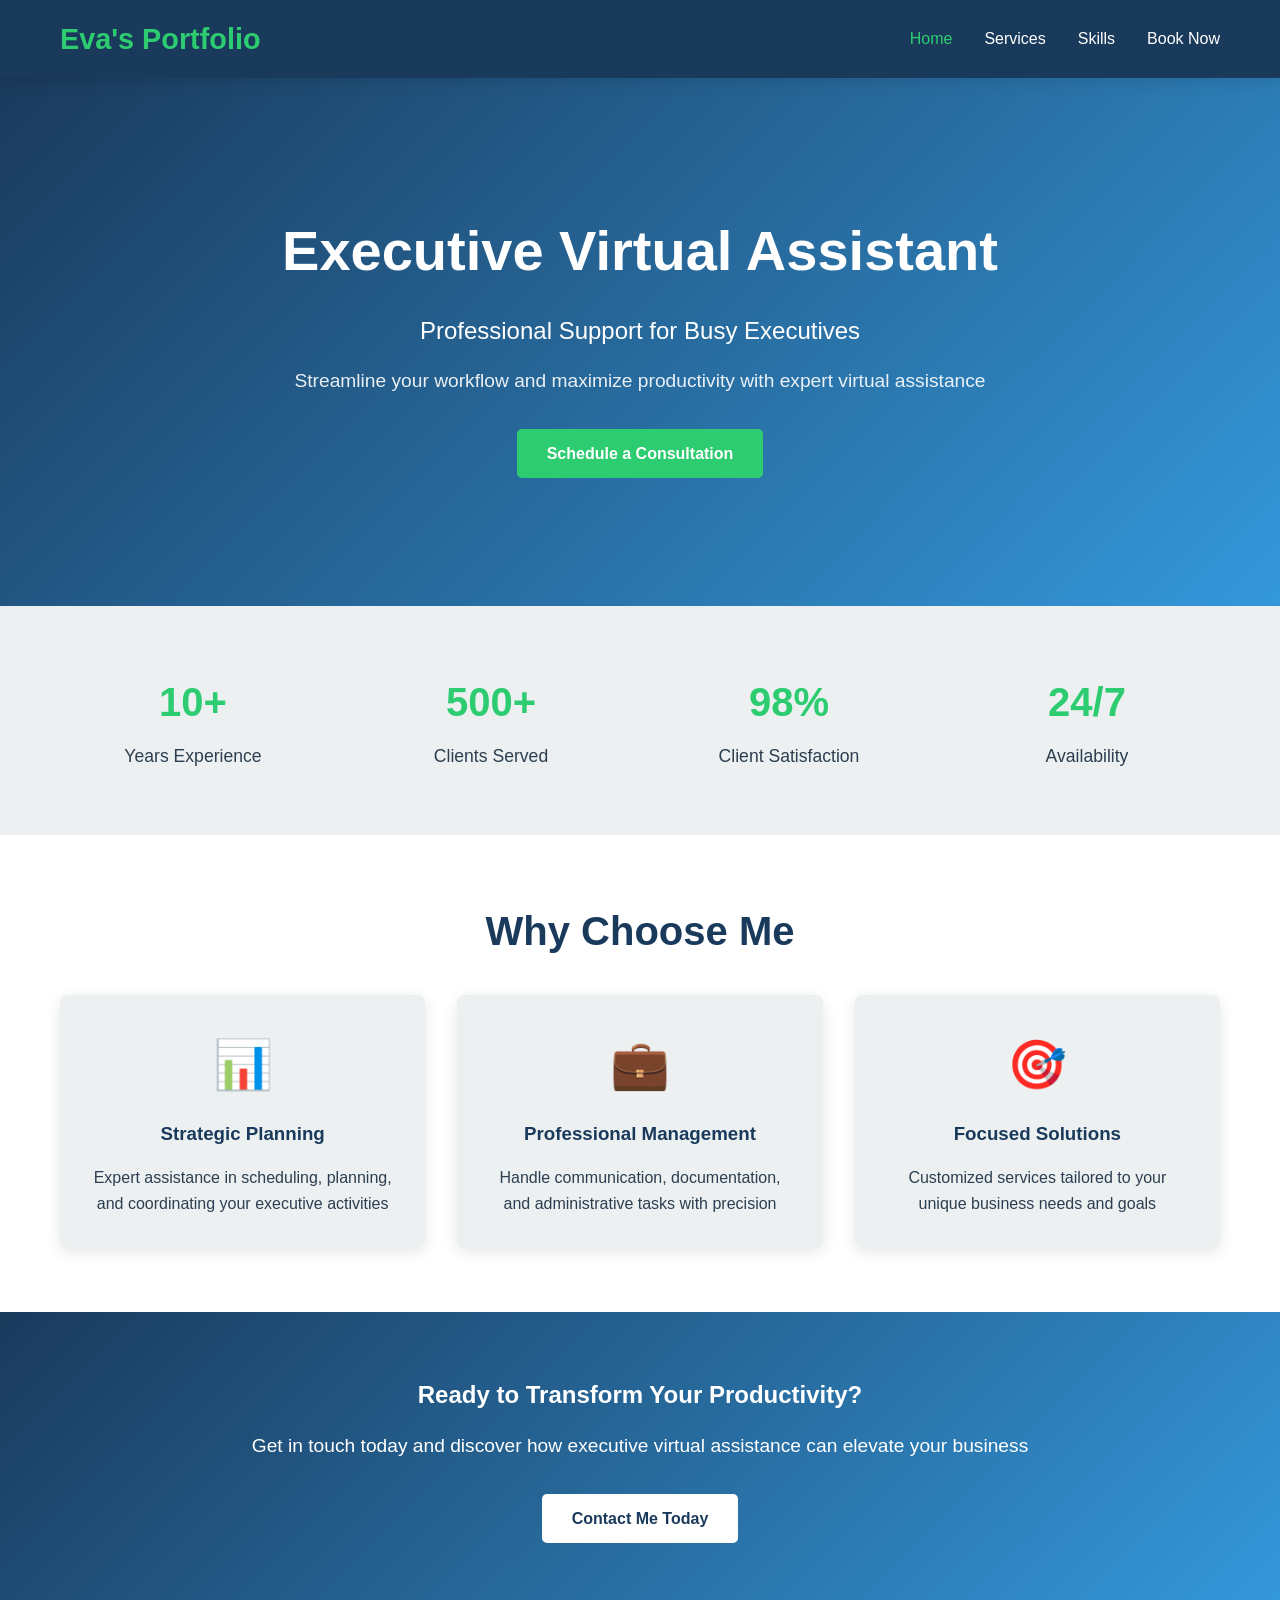
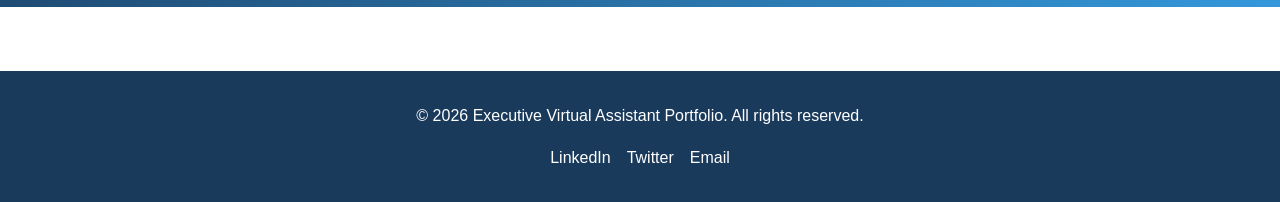
<file: index.html>
<!DOCTYPE html>
<html lang="en">
<head>
    <meta charset="UTF-8">
    <meta name="viewport" content="width=device-width, initial-scale=1.0">
    <title>Executive Virtual Assistant Portfolio</title>
    <link rel="stylesheet" href="style.css">
</head>
<body>
    <!-- Navigation -->
    <nav class="navbar">
        <div class="container">
            <div class="nav-brand">Eva's Portfolio</div>
            <ul class="nav-menu">
                <li><a href="index.html" class="active">Home</a></li>
                <li><a href="services.html">Services</a></li>
                <li><a href="skills.html">Skills</a></li>
                <li><a href="booking.html">Book Now</a></li>
            </ul>
        </div>
    </nav>

    <!-- Hero Section -->
    <section class="hero">
        <div class="container">
            <div class="hero-content">
                <h1>Executive Virtual Assistant</h1>
                <p>Professional Support for Busy Executives</p>
                <p class="hero-subtitle">Streamline your workflow and maximize productivity with expert virtual assistance</p>
                <a href="booking.html" class="btn btn-primary">Schedule a Consultation</a>
            </div>
        </div>
    </section>

    <!-- Quick Stats -->
    <section class="stats">
        <div class="container">
            <div class="stat-card">
                <h3>10+</h3>
                <p>Years Experience</p>
            </div>
            <div class="stat-card">
                <h3>500+</h3>
                <p>Clients Served</p>
            </div>
            <div class="stat-card">
                <h3>98%</h3>
                <p>Client Satisfaction</p>
            </div>
            <div class="stat-card">
                <h3>24/7</h3>
                <p>Availability</p>
            </div>
        </div>
    </section>

    <!-- Highlights Section -->
    <section class="highlights">
        <div class="container">
            <h2>Why Choose Me</h2>
            <div class="highlights-grid">
                <div class="highlight-card">
                    <div class="icon">📊</div>
                    <h3>Strategic Planning</h3>
                    <p>Expert assistance in scheduling, planning, and coordinating your executive activities</p>
                </div>
                <div class="highlight-card">
                    <div class="icon">💼</div>
                    <h3>Professional Management</h3>
                    <p>Handle communication, documentation, and administrative tasks with precision</p>
                </div>
                <div class="highlight-card">
                    <div class="icon">🎯</div>
                    <h3>Focused Solutions</h3>
                    <p>Customized services tailored to your unique business needs and goals</p>
                </div>
            </div>
        </div>
    </section>

    <!-- CTA Section -->
    <section class="cta">
        <div class="container">
            <h2>Ready to Transform Your Productivity?</h2>
            <p>Get in touch today and discover how executive virtual assistance can elevate your business</p>
            <a href="booking.html" class="btn btn-light">Contact Me Today</a>
        </div>
    </section>

    <!-- Footer -->
    <footer class="footer">
        <div class="container">
            <p>&copy; 2026 Executive Virtual Assistant Portfolio. All rights reserved.</p>
            <div class="social-links">
                <a href="#" class="social-link">LinkedIn</a>
                <a href="#" class="social-link">Twitter</a>
                <a href="#" class="social-link">Email</a>
            </div>
        </div>
    </footer>

    <script src="script.js"></script>
</body>
</html>
</file>
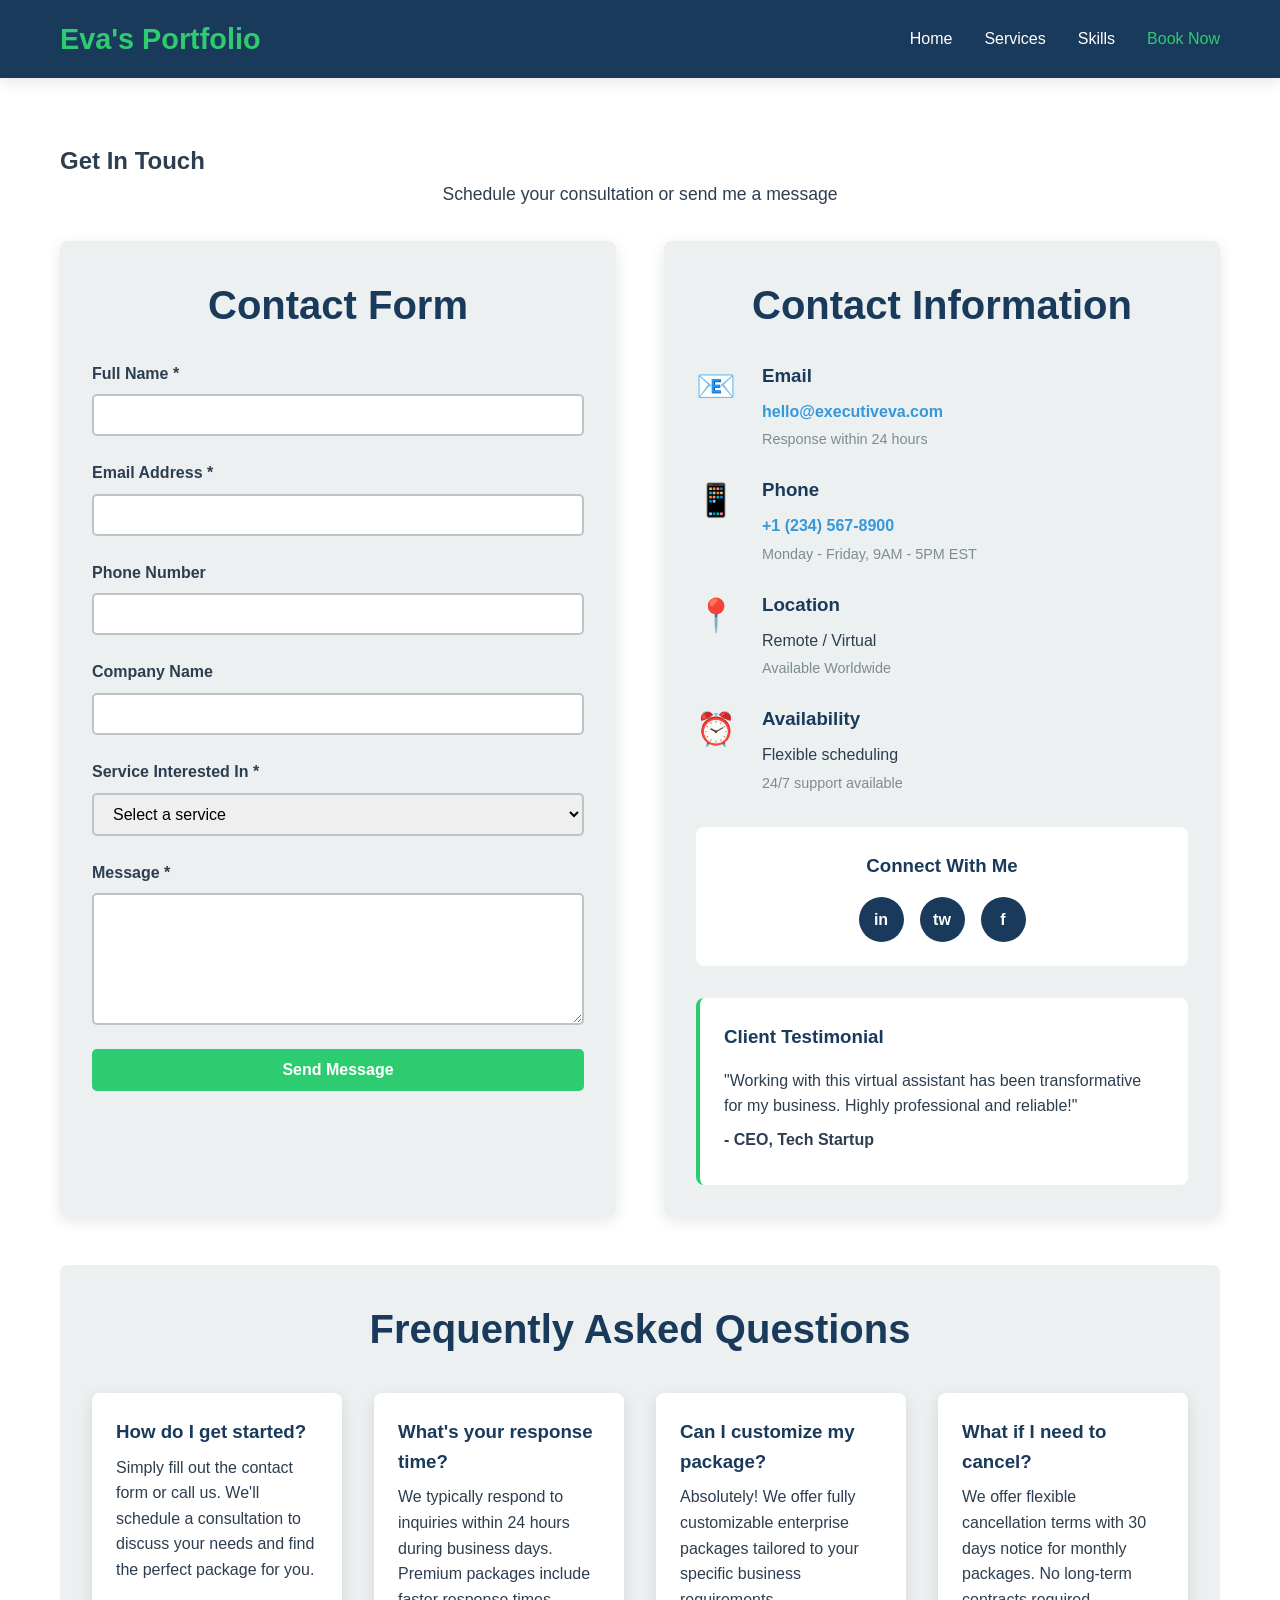
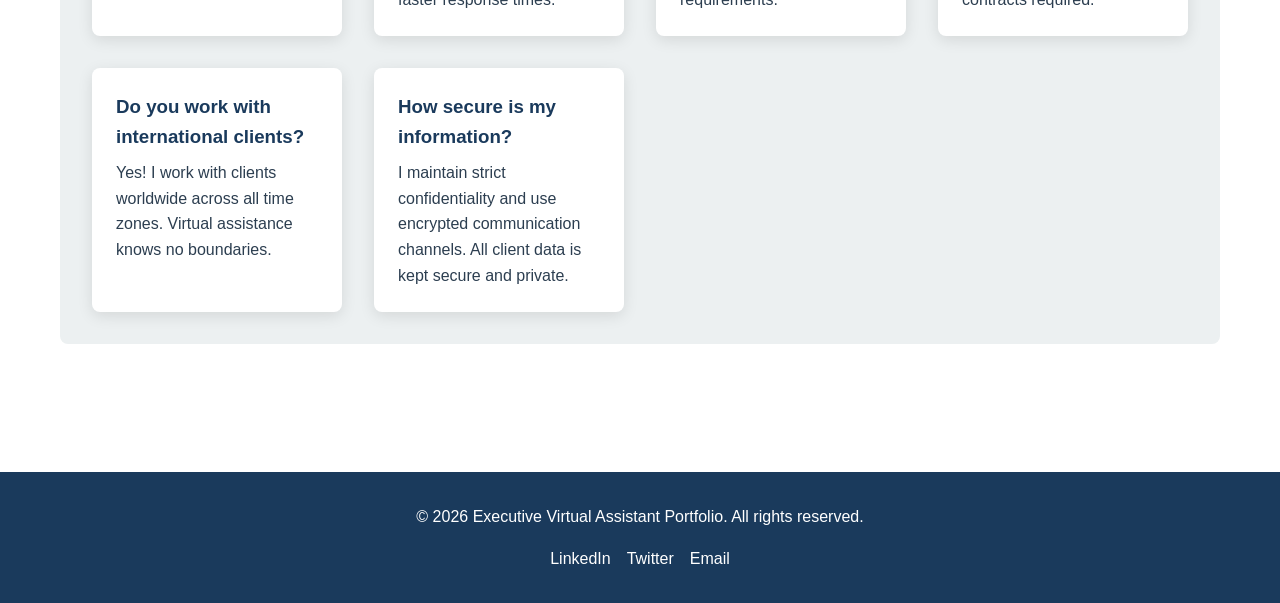
<file: booking.html>
<!DOCTYPE html>
<html lang="en">
<head>
    <meta charset="UTF-8">
    <meta name="viewport" content="width=device-width, initial-scale=1.0">
    <title>Book Now - Executive Virtual Assistant</title>
    <link rel="stylesheet" href="style.css">
</head>
<body>
    <!-- Navigation -->
    <nav class="navbar">
        <div class="container">
            <div class="nav-brand">Eva's Portfolio</div>
            <ul class="nav-menu">
                <li><a href="index.html">Home</a></li>
                <li><a href="services.html">Services</a></li>
                <li><a href="skills.html">Skills</a></li>
                <li><a href="booking.html" class="active">Book Now</a></li>
            </ul>
        </div>
    </nav>

    <!-- Booking Section -->
    <section class="booking-section">
        <div class="container">
            <h1>Get In Touch</h1>
            <p class="section-intro">Schedule your consultation or send me a message</p>

            <div class="booking-grid">
                <!-- Contact Form -->
                <div class="booking-form-wrapper">
                    <h2>Contact Form</h2>
                    <form id="contactForm" class="contact-form">
                        <div class="form-group">
                            <label for="name">Full Name *</label>
                            <input type="text" id="name" name="name" required>
                        </div>

                        <div class="form-group">
                            <label for="email">Email Address *</label>
                            <input type="email" id="email" name="email" required>
                        </div>

                        <div class="form-group">
                            <label for="phone">Phone Number</label>
                            <input type="tel" id="phone" name="phone">
                        </div>

                        <div class="form-group">
                            <label for="company">Company Name</label>
                            <input type="text" id="company" name="company">
                        </div>

                        <div class="form-group">
                            <label for="service">Service Interested In *</label>
                            <select id="service" name="service" required>
                                <option value="">Select a service</option>
                                <option value="starter">Starter Package</option>
                                <option value="professional">Professional Package</option>
                                <option value="enterprise">Enterprise Package</option>
                                <option value="custom">Custom Solution</option>
                            </select>
                        </div>

                        <div class="form-group">
                            <label for="message">Message *</label>
                            <textarea id="message" name="message" rows="6" required></textarea>
                        </div>

                        <button type="submit" class="btn btn-primary">Send Message</button>
                        <div id="formMessage" class="form-message"></div>
                    </form>
                </div>

                <!-- Contact Information -->
                <div class="contact-info-wrapper">
                    <h2>Contact Information</h2>
                    
                    <div class="contact-info">
                        <div class="info-item">
                            <div class="info-icon">📧</div>
                            <div class="info-content">
                                <h3>Email</h3>
                                <p><a href="mailto:hello@executiveva.com">hello@executiveva.com</a></p>
                                <p class="info-detail">Response within 24 hours</p>
                            </div>
                        </div>

                        <div class="info-item">
                            <div class="info-icon">📱</div>
                            <div class="info-content">
                                <h3>Phone</h3>
                                <p><a href="tel:+1234567890">+1 (234) 567-8900</a></p>
                                <p class="info-detail">Monday - Friday, 9AM - 5PM EST</p>
                            </div>
                        </div>

                        <div class="info-item">
                            <div class="info-icon">📍</div>
                            <div class="info-content">
                                <h3>Location</h3>
                                <p>Remote / Virtual</p>
                                <p class="info-detail">Available Worldwide</p>
                            </div>
                        </div>

                        <div class="info-item">
                            <div class="info-icon">⏰</div>
                            <div class="info-content">
                                <h3>Availability</h3>
                                <p>Flexible scheduling</p>
                                <p class="info-detail">24/7 support available</p>
                            </div>
                        </div>
                    </div>

                    <!-- Social Links -->
                    <div class="social-section">
                        <h3>Connect With Me</h3>
                        <div class="social-icons">
                            <a href="#" class="social-icon" title="LinkedIn">in</a>
                            <a href="#" class="social-icon" title="Twitter">tw</a>
                            <a href="#" class="social-icon" title="Facebook">f</a>
                        </div>
                    </div>

                    <!-- Testimonial -->
                    <div class="testimonial-box">
                        <h3>Client Testimonial</h3>
                        <p>"Working with this virtual assistant has been transformative for my business. Highly professional and reliable!"</p>
                        <p class="testimonial-author">- CEO, Tech Startup</p>
                    </div>
                </div>
            </div>

            <!-- Frequently Asked Questions -->
            <section class="faq-section">
                <h2>Frequently Asked Questions</h2>
                <div class="faq-grid">
                    <div class="faq-item">
                        <h3>How do I get started?</h3>
                        <p>Simply fill out the contact form or call us. We'll schedule a consultation to discuss your needs and find the perfect package for you.</p>
                    </div>
                    <div class="faq-item">
                        <h3>What's your response time?</h3>
                        <p>We typically respond to inquiries within 24 hours during business days. Premium packages include faster response times.</p>
                    </div>
                    <div class="faq-item">
                        <h3>Can I customize my package?</h3>
                        <p>Absolutely! We offer fully customizable enterprise packages tailored to your specific business requirements.</p>
                    </div>
                    <div class="faq-item">
                        <h3>What if I need to cancel?</h3>
                        <p>We offer flexible cancellation terms with 30 days notice for monthly packages. No long-term contracts required.</p>
                    </div>
                    <div class="faq-item">
                        <h3>Do you work with international clients?</h3>
                        <p>Yes! I work with clients worldwide across all time zones. Virtual assistance knows no boundaries.</p>
                    </div>
                    <div class="faq-item">
                        <h3>How secure is my information?</h3>
                        <p>I maintain strict confidentiality and use encrypted communication channels. All client data is kept secure and private.</p>
                    </div>
                </div>
            </section>
        </div>
    </section>

    <!-- Footer -->
    <footer class="footer">
        <div class="container">
            <p>&copy; 2026 Executive Virtual Assistant Portfolio. All rights reserved.</p>
            <div class="social-links">
                <a href="#" class="social-link">LinkedIn</a>
                <a href="#" class="social-link">Twitter</a>
                <a href="#" class="social-link">Email</a>
            </div>
        </div>
    </footer>

    <script src="script.js"></script>
</body>
</html>
</file>
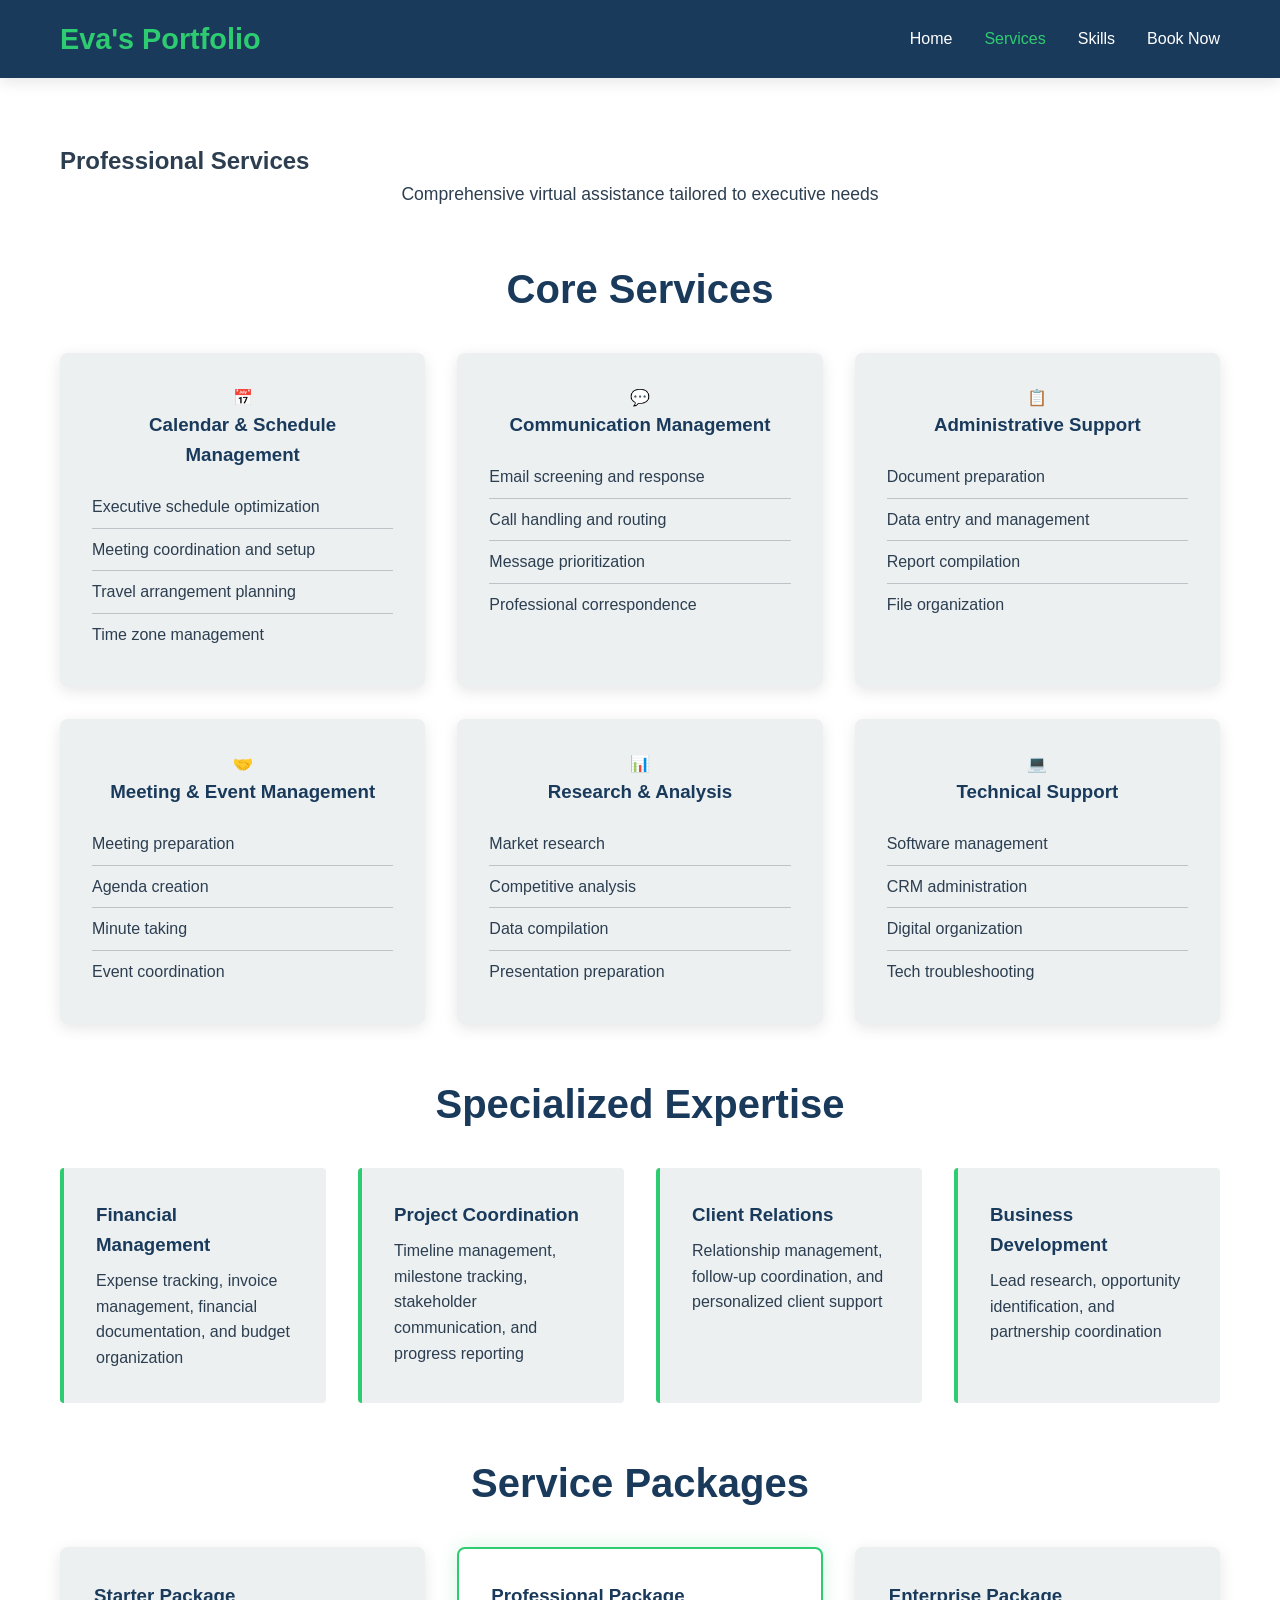
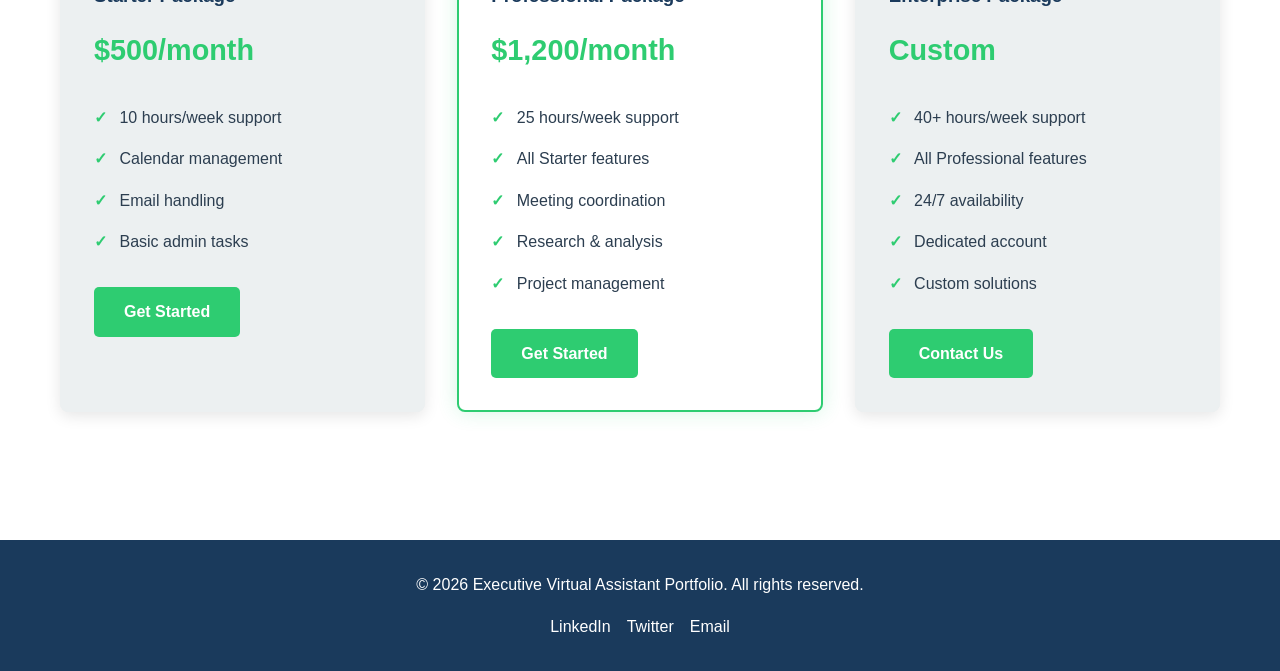
<file: services.html>
<!DOCTYPE html>
<html lang="en">
<head>
    <meta charset="UTF-8">
    <meta name="viewport" content="width=device-width, initial-scale=1.0">
    <title>Services - Executive Virtual Assistant</title>
    <link rel="stylesheet" href="style.css">
</head>
<body>
    <!-- Navigation -->
    <nav class="navbar">
        <div class="container">
            <div class="nav-brand">Eva's Portfolio</div>
            <ul class="nav-menu">
                <li><a href="index.html">Home</a></li>
                <li><a href="services.html" class="active">Services</a></li>
                <li><a href="skills.html">Skills</a></li>
                <li><a href="booking.html">Book Now</a></li>
            </ul>
        </div>
    </nav>

    <!-- Services Section -->
    <section class="services-section">
        <div class="container">
            <h1>Professional Services</h1>
            <p class="section-intro">Comprehensive virtual assistance tailored to executive needs</p>

            <!-- Core Services -->
            <h2 class="subsection-title">Core Services</h2>
            <div class="services-grid">
                <div class="service-card">
                    <div class="service-icon">📅</div>
                    <h3>Calendar & Schedule Management</h3>
                    <ul>
                        <li>Executive schedule optimization</li>
                        <li>Meeting coordination and setup</li>
                        <li>Travel arrangement planning</li>
                        <li>Time zone management</li>
                    </ul>
                </div>

                <div class="service-card">
                    <div class="service-icon">💬</div>
                    <h3>Communication Management</h3>
                    <ul>
                        <li>Email screening and response</li>
                        <li>Call handling and routing</li>
                        <li>Message prioritization</li>
                        <li>Professional correspondence</li>
                    </ul>
                </div>

                <div class="service-card">
                    <div class="service-icon">📋</div>
                    <h3>Administrative Support</h3>
                    <ul>
                        <li>Document preparation</li>
                        <li>Data entry and management</li>
                        <li>Report compilation</li>
                        <li>File organization</li>
                    </ul>
                </div>

                <div class="service-card">
                    <div class="service-icon">🤝</div>
                    <h3>Meeting & Event Management</h3>
                    <ul>
                        <li>Meeting preparation</li>
                        <li>Agenda creation</li>
                        <li>Minute taking</li>
                        <li>Event coordination</li>
                    </ul>
                </div>

                <div class="service-card">
                    <div class="service-icon">📊</div>
                    <h3>Research & Analysis</h3>
                    <ul>
                        <li>Market research</li>
                        <li>Competitive analysis</li>
                        <li>Data compilation</li>
                        <li>Presentation preparation</li>
                    </ul>
                </div>

                <div class="service-card">
                    <div class="service-icon">💻</div>
                    <h3>Technical Support</h3>
                    <ul>
                        <li>Software management</li>
                        <li>CRM administration</li>
                        <li>Digital organization</li>
                        <li>Tech troubleshooting</li>
                    </ul>
                </div>
            </div>

            <!-- Specialized Services -->
            <h2 class="subsection-title">Specialized Expertise</h2>
            <div class="expertise-list">
                <div class="expertise-item">
                    <h3>Financial Management</h3>
                    <p>Expense tracking, invoice management, financial documentation, and budget organization</p>
                </div>
                <div class="expertise-item">
                    <h3>Project Coordination</h3>
                    <p>Timeline management, milestone tracking, stakeholder communication, and progress reporting</p>
                </div>
                <div class="expertise-item">
                    <h3>Client Relations</h3>
                    <p>Relationship management, follow-up coordination, and personalized client support</p>
                </div>
                <div class="expertise-item">
                    <h3>Business Development</h3>
                    <p>Lead research, opportunity identification, and partnership coordination</p>
                </div>
            </div>

            <!-- Service Packages -->
            <h2 class="subsection-title">Service Packages</h2>
            <div class="packages-grid">
                <div class="package-card">
                    <h3>Starter Package</h3>
                    <p class="package-price">$500/month</p>
                    <ul>
                        <li>10 hours/week support</li>
                        <li>Calendar management</li>
                        <li>Email handling</li>
                        <li>Basic admin tasks</li>
                    </ul>
                    <a href="booking.html" class="btn btn-primary">Get Started</a>
                </div>

                <div class="package-card featured">
                    <h3>Professional Package</h3>
                    <p class="package-price">$1,200/month</p>
                    <ul>
                        <li>25 hours/week support</li>
                        <li>All Starter features</li>
                        <li>Meeting coordination</li>
                        <li>Research & analysis</li>
                        <li>Project management</li>
                    </ul>
                    <a href="booking.html" class="btn btn-primary">Get Started</a>
                </div>

                <div class="package-card">
                    <h3>Enterprise Package</h3>
                    <p class="package-price">Custom</p>
                    <ul>
                        <li>40+ hours/week support</li>
                        <li>All Professional features</li>
                        <li>24/7 availability</li>
                        <li>Dedicated account</li>
                        <li>Custom solutions</li>
                    </ul>
                    <a href="booking.html" class="btn btn-primary">Contact Us</a>
                </div>
            </div>
        </div>
    </section>

    <!-- Footer -->
    <footer class="footer">
        <div class="container">
            <p>&copy; 2026 Executive Virtual Assistant Portfolio. All rights reserved.</p>
            <div class="social-links">
                <a href="#" class="social-link">LinkedIn</a>
                <a href="#" class="social-link">Twitter</a>
                <a href="#" class="social-link">Email</a>
            </div>
        </div>
    </footer>

    <script src="script.js"></script>
</body>
</html>
</file>
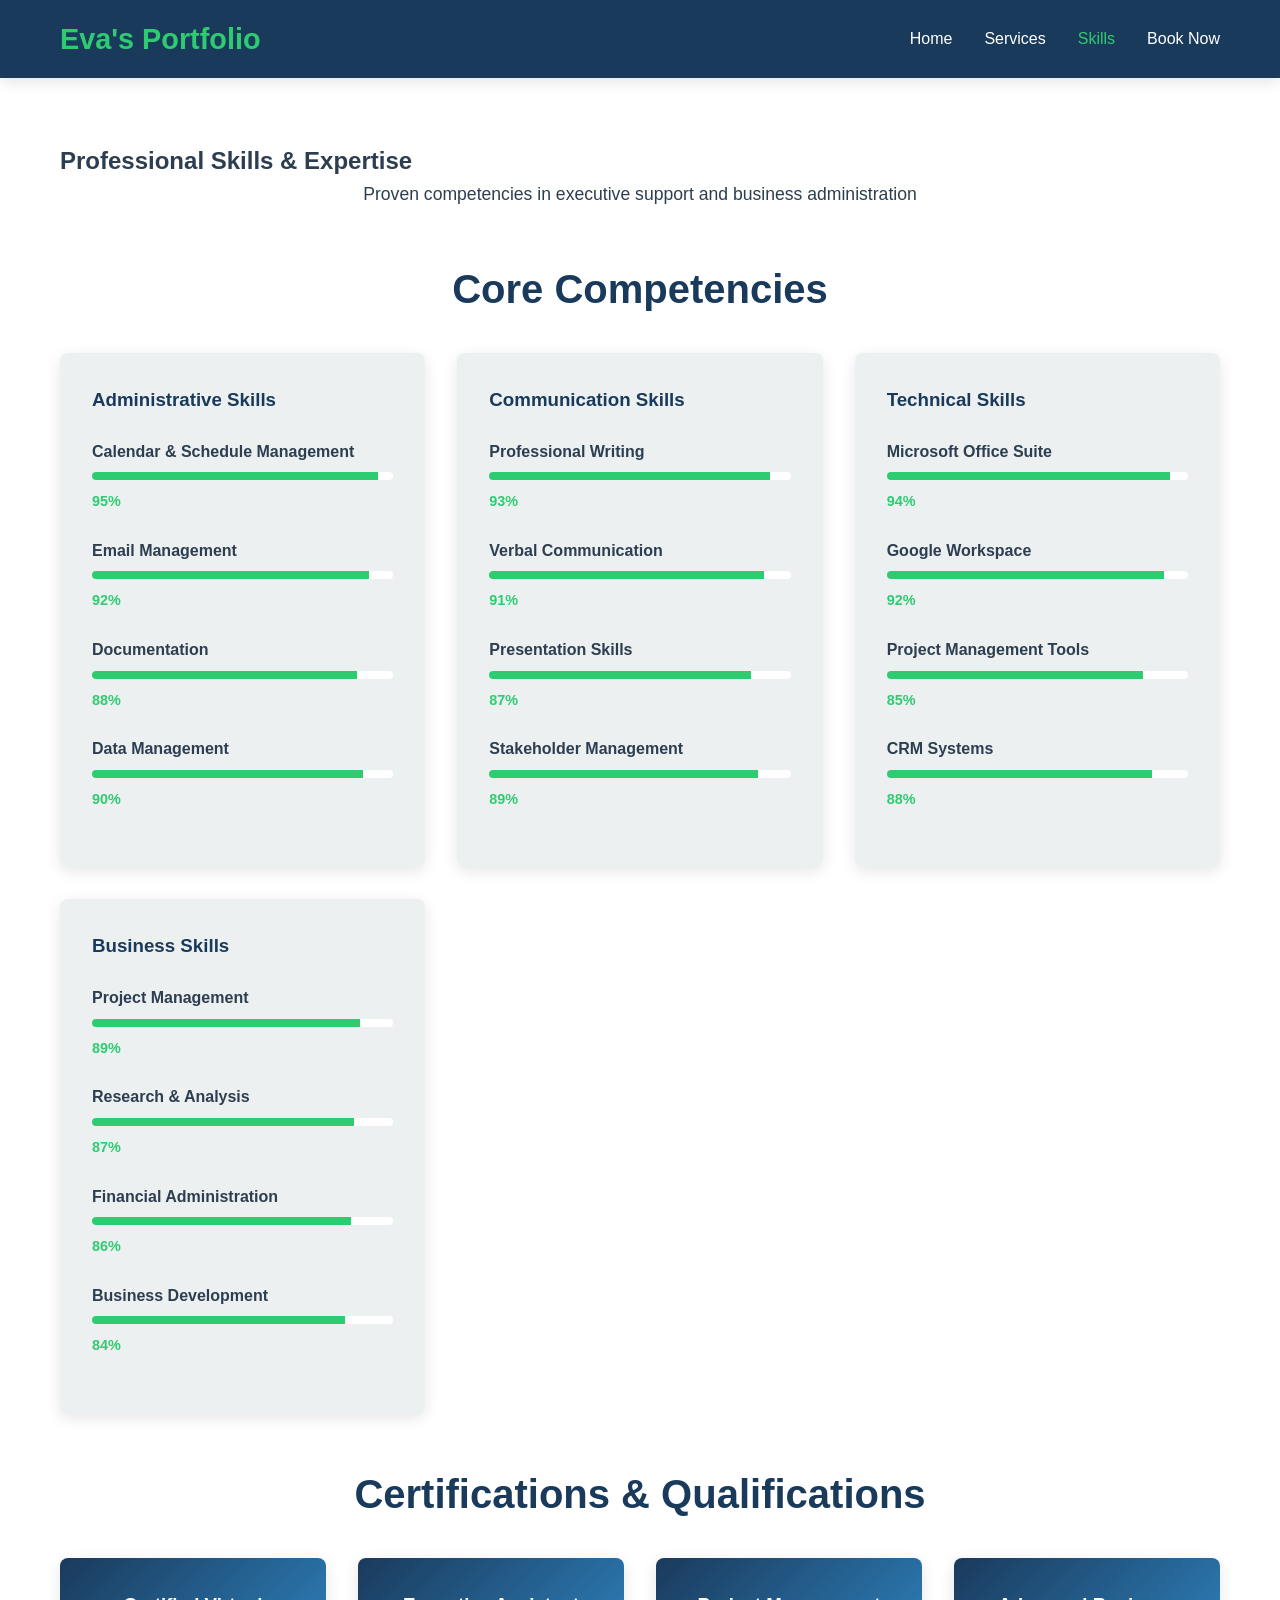
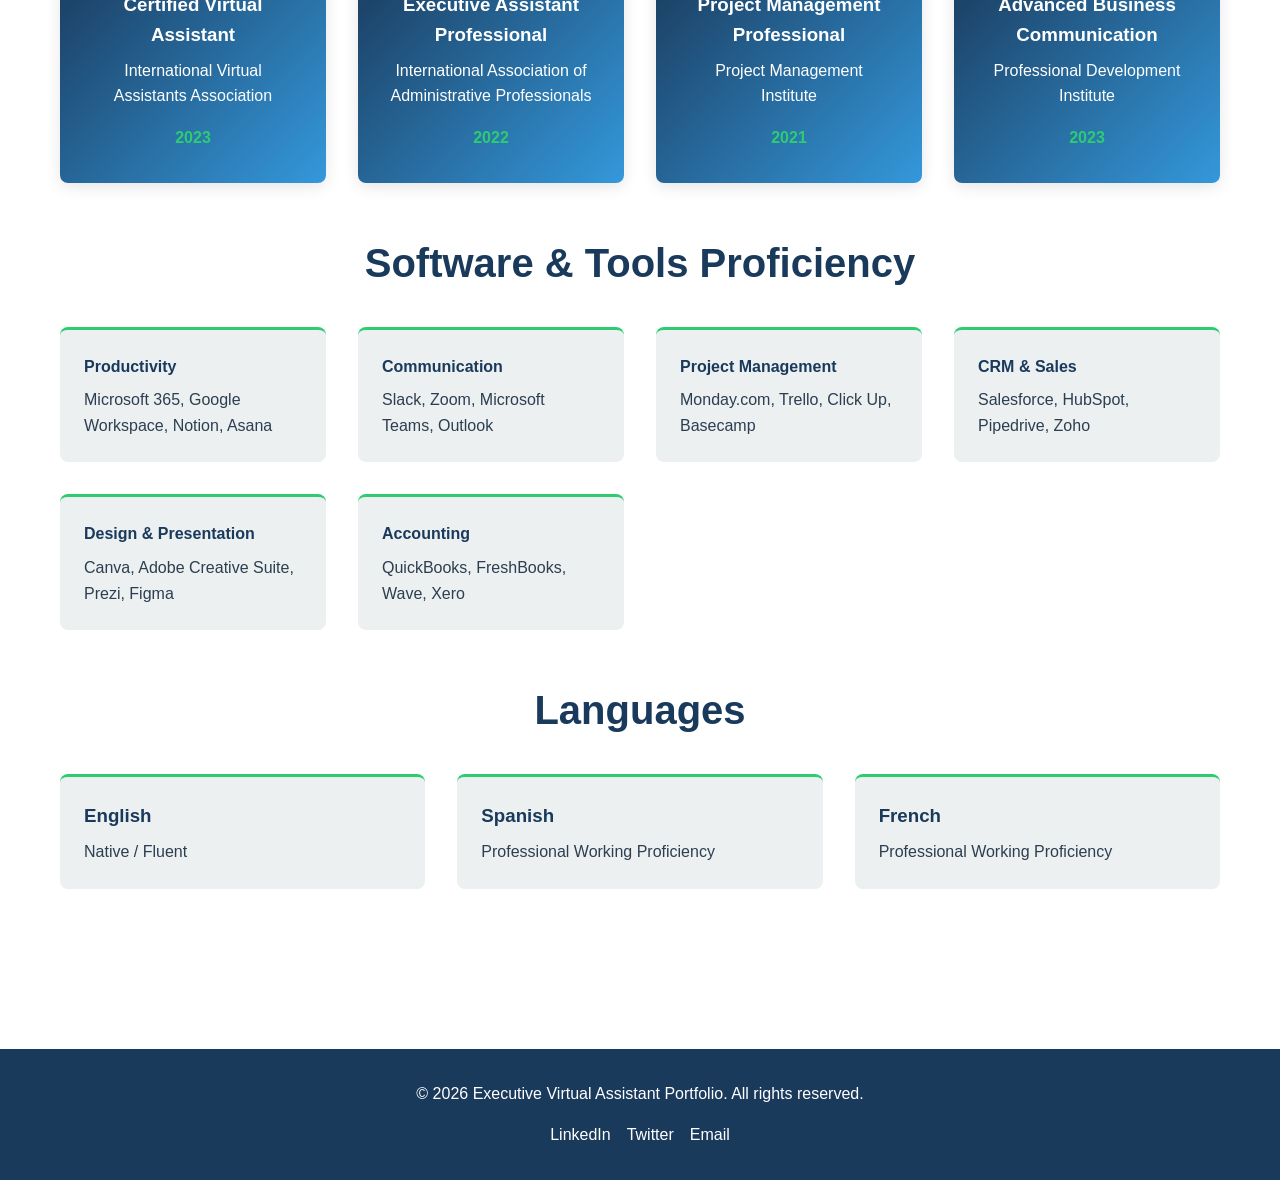
<file: skills.html>
<!DOCTYPE html>
<html lang="en">
<head>
    <meta charset="UTF-8">
    <meta name="viewport" content="width=device-width, initial-scale=1.0">
    <title>Skills - Executive Virtual Assistant</title>
    <link rel="stylesheet" href="style.css">
</head>
<body>
    <!-- Navigation -->
    <nav class="navbar">
        <div class="container">
            <div class="nav-brand">Eva's Portfolio</div>
            <ul class="nav-menu">
                <li><a href="index.html">Home</a></li>
                <li><a href="services.html">Services</a></li>
                <li><a href="skills.html" class="active">Skills</a></li>
                <li><a href="booking.html">Book Now</a></li>
            </ul>
        </div>
    </nav>

    <!-- Skills Section -->
    <section class="skills-section">
        <div class="container">
            <h1>Professional Skills & Expertise</h1>
            <p class="section-intro">Proven competencies in executive support and business administration</p>

            <!-- Core Competencies -->
            <h2 class="subsection-title">Core Competencies</h2>
            <div class="skills-grid">
                <div class="skill-category">
                    <h3>Administrative Skills</h3>
                    <div class="skill-bars">
                        <div class="skill-item">
                            <label>Calendar & Schedule Management</label>
                            <div class="skill-bar">
                                <div class="skill-progress" style="width: 95%"></div>
                            </div>
                            <span class="skill-percent">95%</span>
                        </div>
                        <div class="skill-item">
                            <label>Email Management</label>
                            <div class="skill-bar">
                                <div class="skill-progress" style="width: 92%"></div>
                            </div>
                            <span class="skill-percent">92%</span>
                        </div>
                        <div class="skill-item">
                            <label>Documentation</label>
                            <div class="skill-bar">
                                <div class="skill-progress" style="width: 88%"></div>
                            </div>
                            <span class="skill-percent">88%</span>
                        </div>
                        <div class="skill-item">
                            <label>Data Management</label>
                            <div class="skill-bar">
                                <div class="skill-progress" style="width: 90%"></div>
                            </div>
                            <span class="skill-percent">90%</span>
                        </div>
                    </div>
                </div>

                <div class="skill-category">
                    <h3>Communication Skills</h3>
                    <div class="skill-bars">
                        <div class="skill-item">
                            <label>Professional Writing</label>
                            <div class="skill-bar">
                                <div class="skill-progress" style="width: 93%"></div>
                            </div>
                            <span class="skill-percent">93%</span>
                        </div>
                        <div class="skill-item">
                            <label>Verbal Communication</label>
                            <div class="skill-bar">
                                <div class="skill-progress" style="width: 91%"></div>
                            </div>
                            <span class="skill-percent">91%</span>
                        </div>
                        <div class="skill-item">
                            <label>Presentation Skills</label>
                            <div class="skill-bar">
                                <div class="skill-progress" style="width: 87%"></div>
                            </div>
                            <span class="skill-percent">87%</span>
                        </div>
                        <div class="skill-item">
                            <label>Stakeholder Management</label>
                            <div class="skill-bar">
                                <div class="skill-progress" style="width: 89%"></div>
                            </div>
                            <span class="skill-percent">89%</span>
                        </div>
                    </div>
                </div>

                <div class="skill-category">
                    <h3>Technical Skills</h3>
                    <div class="skill-bars">
                        <div class="skill-item">
                            <label>Microsoft Office Suite</label>
                            <div class="skill-bar">
                                <div class="skill-progress" style="width: 94%"></div>
                            </div>
                            <span class="skill-percent">94%</span>
                        </div>
                        <div class="skill-item">
                            <label>Google Workspace</label>
                            <div class="skill-bar">
                                <div class="skill-progress" style="width: 92%"></div>
                            </div>
                            <span class="skill-percent">92%</span>
                        </div>
                        <div class="skill-item">
                            <label>Project Management Tools</label>
                            <div class="skill-bar">
                                <div class="skill-progress" style="width: 85%"></div>
                            </div>
                            <span class="skill-percent">85%</span>
                        </div>
                        <div class="skill-item">
                            <label>CRM Systems</label>
                            <div class="skill-bar">
                                <div class="skill-progress" style="width: 88%"></div>
                            </div>
                            <span class="skill-percent">88%</span>
                        </div>
                    </div>
                </div>

                <div class="skill-category">
                    <h3>Business Skills</h3>
                    <div class="skill-bars">
                        <div class="skill-item">
                            <label>Project Management</label>
                            <div class="skill-bar">
                                <div class="skill-progress" style="width: 89%"></div>
                            </div>
                            <span class="skill-percent">89%</span>
                        </div>
                        <div class="skill-item">
                            <label>Research & Analysis</label>
                            <div class="skill-bar">
                                <div class="skill-progress" style="width: 87%"></div>
                            </div>
                            <span class="skill-percent">87%</span>
                        </div>
                        <div class="skill-item">
                            <label>Financial Administration</label>
                            <div class="skill-bar">
                                <div class="skill-progress" style="width: 86%"></div>
                            </div>
                            <span class="skill-percent">86%</span>
                        </div>
                        <div class="skill-item">
                            <label>Business Development</label>
                            <div class="skill-bar">
                                <div class="skill-progress" style="width: 84%"></div>
                            </div>
                            <span class="skill-percent">84%</span>
                        </div>
                    </div>
                </div>
            </div>

            <!-- Certifications -->
            <h2 class="subsection-title">Certifications & Qualifications</h2>
            <div class="certifications-grid">
                <div class="cert-card">
                    <h3>Certified Virtual Assistant</h3>
                    <p>International Virtual Assistants Association</p>
                    <p class="cert-date">2023</p>
                </div>
                <div class="cert-card">
                    <h3>Executive Assistant Professional</h3>
                    <p>International Association of Administrative Professionals</p>
                    <p class="cert-date">2022</p>
                </div>
                <div class="cert-card">
                    <h3>Project Management Professional</h3>
                    <p>Project Management Institute</p>
                    <p class="cert-date">2021</p>
                </div>
                <div class="cert-card">
                    <h3>Advanced Business Communication</h3>
                    <p>Professional Development Institute</p>
                    <p class="cert-date">2023</p>
                </div>
            </div>

            <!-- Software Proficiency -->
            <h2 class="subsection-title">Software & Tools Proficiency</h2>
            <div class="software-grid">
                <div class="software-item">
                    <h4>Productivity</h4>
                    <p>Microsoft 365, Google Workspace, Notion, Asana</p>
                </div>
                <div class="software-item">
                    <h4>Communication</h4>
                    <p>Slack, Zoom, Microsoft Teams, Outlook</p>
                </div>
                <div class="software-item">
                    <h4>Project Management</h4>
                    <p>Monday.com, Trello, Click Up, Basecamp</p>
                </div>
                <div class="software-item">
                    <h4>CRM & Sales</h4>
                    <p>Salesforce, HubSpot, Pipedrive, Zoho</p>
                </div>
                <div class="software-item">
                    <h4>Design & Presentation</h4>
                    <p>Canva, Adobe Creative Suite, Prezi, Figma</p>
                </div>
                <div class="software-item">
                    <h4>Accounting</h4>
                    <p>QuickBooks, FreshBooks, Wave, Xero</p>
                </div>
            </div>

            <!-- Languages -->
            <h2 class="subsection-title">Languages</h2>
            <div class="languages-grid">
                <div class="language-item">
                    <h3>English</h3>
                    <p>Native / Fluent</p>
                </div>
                <div class="language-item">
                    <h3>Spanish</h3>
                    <p>Professional Working Proficiency</p>
                </div>
                <div class="language-item">
                    <h3>French</h3>
                    <p>Professional Working Proficiency</p>
                </div>
            </div>
        </div>
    </section>

    <!-- Footer -->
    <footer class="footer">
        <div class="container">
            <p>&copy; 2026 Executive Virtual Assistant Portfolio. All rights reserved.</p>
            <div class="social-links">
                <a href="#" class="social-link">LinkedIn</a>
                <a href="#" class="social-link">Twitter</a>
                <a href="#" class="social-link">Email</a>
            </div>
        </div>
    </footer>

    <script src="script.js"></script>
</body>
</html>
</file>
<file: style.css>
* {
    margin: 0;
    padding: 0;
    box-sizing: border-box;
}

:root {
    --primary-color: #1a3a5c;
    --secondary-color: #2ecc71;
    --accent-color: #3498db;
    --text-color: #2c3e50;
    --light-bg: #ecf0f1;
    --white: #ffffff;
    --border-color: #bdc3c7;
    --shadow: 0 4px 15px rgba(0, 0, 0, 0.1);
    --shadow-hover: 0 8px 25px rgba(0, 0, 0, 0.15);
}

html {
    scroll-behavior: smooth;
}

body {
    font-family: 'Segoe UI', Tahoma, Geneva, Verdana, sans-serif;
    line-height: 1.6;
    color: var(--text-color);
    background-color: var(--white);
}

.container {
    max-width: 1200px;
    margin: 0 auto;
    padding: 0 20px;
}

/* Navigation */
.navbar {
    background-color: var(--primary-color);
    color: var(--white);
    padding: 1rem 0;
    position: sticky;
    top: 0;
    z-index: 100;
    box-shadow: var(--shadow);
}

.navbar .container {
    display: flex;
    justify-content: space-between;
    align-items: center;
}

.nav-brand {
    font-size: 1.8rem;
    font-weight: bold;
    color: var(--secondary-color);
}

.nav-menu {
    display: flex;
    list-style: none;
    gap: 2rem;
}

.nav-menu a {
    color: var(--white);
    text-decoration: none;
    transition: color 0.3s ease;
    font-weight: 500;
}

.nav-menu a:hover,
.nav-menu a.active {
    color: var(--secondary-color);
}

/* Hero Section */
.hero {
    background: linear-gradient(135deg, var(--primary-color), var(--accent-color));
    color: var(--white);
    padding: 8rem 0;
    text-align: center;
}

.hero-content h1 {
    font-size: 3.5rem;
    margin-bottom: 1rem;
    font-weight: bold;
}

.hero-content > p:first-of-type {
    font-size: 1.5rem;
    margin-bottom: 1rem;
}

.hero-subtitle {
    font-size: 1.2rem;
    margin-bottom: 2rem;
    opacity: 0.9;
}

/* Buttons */
.btn {
    display: inline-block;
    padding: 12px 30px;
    border: none;
    border-radius: 5px;
    font-size: 1rem;
    cursor: pointer;
    text-decoration: none;
    transition: all 0.3s ease;
    font-weight: 600;
}

.btn-primary {
    background-color: var(--secondary-color);
    color: var(--white);
}

.btn-primary:hover {
    background-color: #27ae60;
    transform: translateY(-2px);
    box-shadow: var(--shadow-hover);
}

.btn-light {
    background-color: var(--white);
    color: var(--primary-color);
}

.btn-light:hover {
    background-color: var(--light-bg);
    transform: translateY(-2px);
}

/* Stats Section */
.stats {
    background-color: var(--light-bg);
    padding: 4rem 0;
}

.stats .container {
    display: grid;
    grid-template-columns: repeat(auto-fit, minmax(200px, 1fr));
    gap: 2rem;
    text-align: center;
}

.stat-card h3 {
    font-size: 2.5rem;
    color: var(--secondary-color);
    margin-bottom: 0.5rem;
}

.stat-card p {
    font-size: 1.1rem;
    color: var(--text-color);
}

/* Highlights Section */
.highlights {
    padding: 4rem 0;
    background-color: var(--white);
}

.highlights h2,
.services-section h2,
.skills-section h2,
.booking-section h2,
.subsection-title {
    font-size: 2.5rem;
    text-align: center;
    margin-bottom: 1rem;
    color: var(--primary-color);
}

.section-intro {
    text-align: center;
    font-size: 1.1rem;
    color: var(--text-color);
    margin-bottom: 2rem;
}

.highlights-grid,
.services-grid {
    display: grid;
    grid-template-columns: repeat(auto-fit, minmax(300px, 1fr));
    gap: 2rem;
    margin-top: 2rem;
}

.highlight-card,
.service-card {
    background-color: var(--light-bg);
    padding: 2rem;
    border-radius: 8px;
    box-shadow: var(--shadow);
    transition: all 0.3s ease;
    text-align: center;
}

.highlight-card:hover,
.service-card:hover {
    transform: translateY(-5px);
    box-shadow: var(--shadow-hover);
}

.highlight-card .icon {
    font-size: 3rem;
    margin-bottom: 1rem;
}

.highlight-card h3,
.service-card h3 {
    color: var(--primary-color);
    margin-bottom: 1rem;
}

.service-card ul {
    list-style: none;
    text-align: left;
    margin-top: 1rem;
}

.service-card ul li {
    padding: 0.5rem 0;
    border-bottom: 1px solid var(--border-color);
}

.service-card ul li:last-child {
    border-bottom: none;
}

/* CTA Section */
.cta {
    background: linear-gradient(135deg, var(--primary-color), var(--accent-color));
    color: var(--white);
    padding: 4rem 0;
    text-align: center;
}

.cta h2 {
    color: var(--white);
    margin-bottom: 1rem;
}

.cta p {
    font-size: 1.2rem;
    margin-bottom: 2rem;
}

/* Footer */
.footer {
    background-color: var(--primary-color);
    color: var(--white);
    padding: 2rem 0;
    text-align: center;
    margin-top: 4rem;
}

.social-links {
    margin-top: 1rem;
    display: flex;
    justify-content: center;
    gap: 1rem;
}

.social-link,
.social-icon {
    color: var(--white);
    text-decoration: none;
    transition: color 0.3s ease;
}

.social-link:hover,
.social-icon:hover {
    color: var(--secondary-color);
}

/* Services Page */
.services-section,
.skills-section,
.booking-section {
    padding: 4rem 0;
}

.subsection-title {
    margin-top: 3rem;
    margin-bottom: 2rem;
}

.expertise-list {
    display: grid;
    grid-template-columns: repeat(auto-fit, minmax(250px, 1fr));
    gap: 2rem;
    margin: 2rem 0;
}

.expertise-item {
    background-color: var(--light-bg);
    padding: 2rem;
    border-left: 4px solid var(--secondary-color);
    border-radius: 4px;
}

.expertise-item h3 {
    color: var(--primary-color);
    margin-bottom: 0.5rem;
}

/* Package Cards */
.packages-grid {
    display: grid;
    grid-template-columns: repeat(auto-fit, minmax(280px, 1fr));
    gap: 2rem;
    margin-top: 2rem;
}

.package-card {
    background-color: var(--light-bg);
    padding: 2rem;
    border-radius: 8px;
    box-shadow: var(--shadow);
    transition: all 0.3s ease;
    border: 2px solid transparent;
}

.package-card:hover {
    transform: translateY(-5px);
    box-shadow: var(--shadow-hover);
}

.package-card.featured {
    border-color: var(--secondary-color);
    background-color: var(--white);
    box-shadow: 0 0 20px rgba(46, 204, 113, 0.2);
}

.package-card h3 {
    color: var(--primary-color);
    margin-bottom: 1rem;
}

.package-price {
    font-size: 1.8rem;
    color: var(--secondary-color);
    font-weight: bold;
    margin-bottom: 1rem;
}

.package-card ul {
    list-style: none;
    margin: 1.5rem 0;
}

.package-card ul li {
    padding: 0.5rem 0;
}

.package-card ul li:before {
    content: "✓ ";
    color: var(--secondary-color);
    font-weight: bold;
    margin-right: 0.5rem;
}

/* Skills Page */
.skills-grid {
    display: grid;
    grid-template-columns: repeat(auto-fit, minmax(300px, 1fr));
    gap: 2rem;
    margin: 2rem 0;
}

.skill-category {
    background-color: var(--light-bg);
    padding: 2rem;
    border-radius: 8px;
    box-shadow: var(--shadow);
}

.skill-category h3 {
    color: var(--primary-color);
    margin-bottom: 1.5rem;
}

.skill-item {
    margin-bottom: 1.5rem;
}

.skill-item label {
    display: block;
    margin-bottom: 0.5rem;
    font-weight: 600;
    color: var(--text-color);
}

.skill-bar {
    background-color: var(--white);
    border-radius: 10px;
    height: 8px;
    overflow: hidden;
    margin-bottom: 0.5rem;
}

.skill-progress {
    background-color: var(--secondary-color);
    height: 100%;
    transition: width 0.3s ease;
}

.skill-percent {
    font-size: 0.9rem;
    color: var(--secondary-color);
    font-weight: 600;
}

/* Certifications */
.certifications-grid {
    display: grid;
    grid-template-columns: repeat(auto-fit, minmax(250px, 1fr));
    gap: 2rem;
    margin: 2rem 0;
}

.cert-card {
    background: linear-gradient(135deg, var(--primary-color), var(--accent-color));
    color: var(--white);
    padding: 2rem;
    border-radius: 8px;
    text-align: center;
    box-shadow: var(--shadow);
    transition: all 0.3s ease;
}

.cert-card:hover {
    transform: translateY(-5px);
    box-shadow: var(--shadow-hover);
}

.cert-card h3 {
    color: var(--white);
    margin-bottom: 0.5rem;
}

.cert-date {
    color: var(--secondary-color);
    font-weight: bold;
    margin-top: 1rem;
}

/* Software & Languages */
.software-grid,
.languages-grid {
    display: grid;
    grid-template-columns: repeat(auto-fit, minmax(250px, 1fr));
    gap: 2rem;
    margin: 2rem 0;
}

.software-item,
.language-item {
    background-color: var(--light-bg);
    padding: 1.5rem;
    border-radius: 8px;
    border-top: 3px solid var(--secondary-color);
}

.software-item h4,
.language-item h3 {
    color: var(--primary-color);
    margin-bottom: 0.5rem;
}

/* Booking Page */
.booking-grid {
    display: grid;
    grid-template-columns: repeat(auto-fit, minmax(400px, 1fr));
    gap: 3rem;
    margin: 2rem 0;
}

.booking-form-wrapper,
.contact-info-wrapper {
    background-color: var(--light-bg);
    padding: 2rem;
    border-radius: 8px;
    box-shadow: var(--shadow);
}

.booking-form-wrapper h2,
.contact-info-wrapper h2 {
    color: var(--primary-color);
    margin-bottom: 1.5rem;
}

/* Form Styles */
.contact-form {
    display: flex;
    flex-direction: column;
    gap: 1.5rem;
}

.form-group {
    display: flex;
    flex-direction: column;
}

.form-group label {
    margin-bottom: 0.5rem;
    font-weight: 600;
    color: var(--text-color);
}

.form-group input,
.form-group select,
.form-group textarea {
    padding: 10px 15px;
    border: 2px solid var(--border-color);
    border-radius: 5px;
    font-size: 1rem;
    font-family: inherit;
    transition: border-color 0.3s ease;
}

.form-group input:focus,
.form-group select:focus,
.form-group textarea:focus {
    outline: none;
    border-color: var(--secondary-color);
}

.form-message {
    padding: 1rem;
    border-radius: 5px;
    display: none;
    margin-top: 1rem;
}

.form-message.success {
    background-color: #d4edda;
    color: #155724;
    display: block;
}

.form-message.error {
    background-color: #f8d7da;
    color: #721c24;
    display: block;
}

/* Contact Info */
.contact-info {
    display: flex;
    flex-direction: column;
    gap: 1.5rem;
    margin-bottom: 2rem;
}

.info-item {
    display: flex;
    gap: 1rem;
}

.info-icon {
    font-size: 2rem;
    min-width: 50px;
}

.info-content h3 {
    color: var(--primary-color);
    margin-bottom: 0.5rem;
}

.info-content a {
    color: var(--accent-color);
    text-decoration: none;
    font-weight: 600;
}

.info-detail {
    font-size: 0.9rem;
    color: #7f8c8d;
    margin-top: 0.25rem;
}

/* Social Section */
.social-section {
    background-color: var(--white);
    padding: 1.5rem;
    border-radius: 8px;
    margin-bottom: 2rem;
    text-align: center;
}

.social-section h3 {
    color: var(--primary-color);
    margin-bottom: 1rem;
}

.social-icons {
    display: flex;
    justify-content: center;
    gap: 1rem;
}

.social-icon {
    display: inline-flex;
    align-items: center;
    justify-content: center;
    width: 45px;
    height: 45px;
    background-color: var(--primary-color);
    color: var(--white);
    border-radius: 50%;
    font-weight: bold;
    transition: all 0.3s ease;
}

.social-icon:hover {
    background-color: var(--secondary-color);
    transform: scale(1.1);
}

/* Testimonial */
.testimonial-box {
    background-color: var(--white);
    padding: 1.5rem;
    border-radius: 8px;
    border-left: 4px solid var(--secondary-color);
}

.testimonial-box h3 {
    color: var(--primary-color);
    margin-bottom: 1rem;
}

.testimonial-box p {
    color: var(--text-color);
    margin-bottom: 0.5rem;
}

.testimonial-author {
    font-weight: 600;
    color: var(--secondary-color);
}

/* FAQ Section */
.faq-section {
    margin-top: 3rem;
    padding: 2rem;
    background-color: var(--light-bg);
    border-radius: 8px;
}

.faq-section h2 {
    color: var(--primary-color);
    margin-bottom: 2rem;
    text-align: center;
}

.faq-grid {
    display: grid;
    grid-template-columns: repeat(auto-fit, minmax(250px, 1fr));
    gap: 2rem;
}

.faq-item {
    background-color: var(--white);
    padding: 1.5rem;
    border-radius: 8px;
    box-shadow: var(--shadow);
}

.faq-item h3 {
    color: var(--primary-color);
    margin-bottom: 0.5rem;
}

/* Responsive Design */
@media (max-width: 768px) {
    .nav-menu {
        flex-direction: column;
        gap: 1rem;
    }

    .hero-content h1 {
        font-size: 2rem;
    }

    .booking-grid {
        grid-template-columns: 1fr;
    }

    .hero {
        padding: 3rem 0;
    }

    .highlights h2,
    .services-section h2,
    .skills-section h2,
    .booking-section h2 {
        font-size: 2rem;
    }
}
</file>
